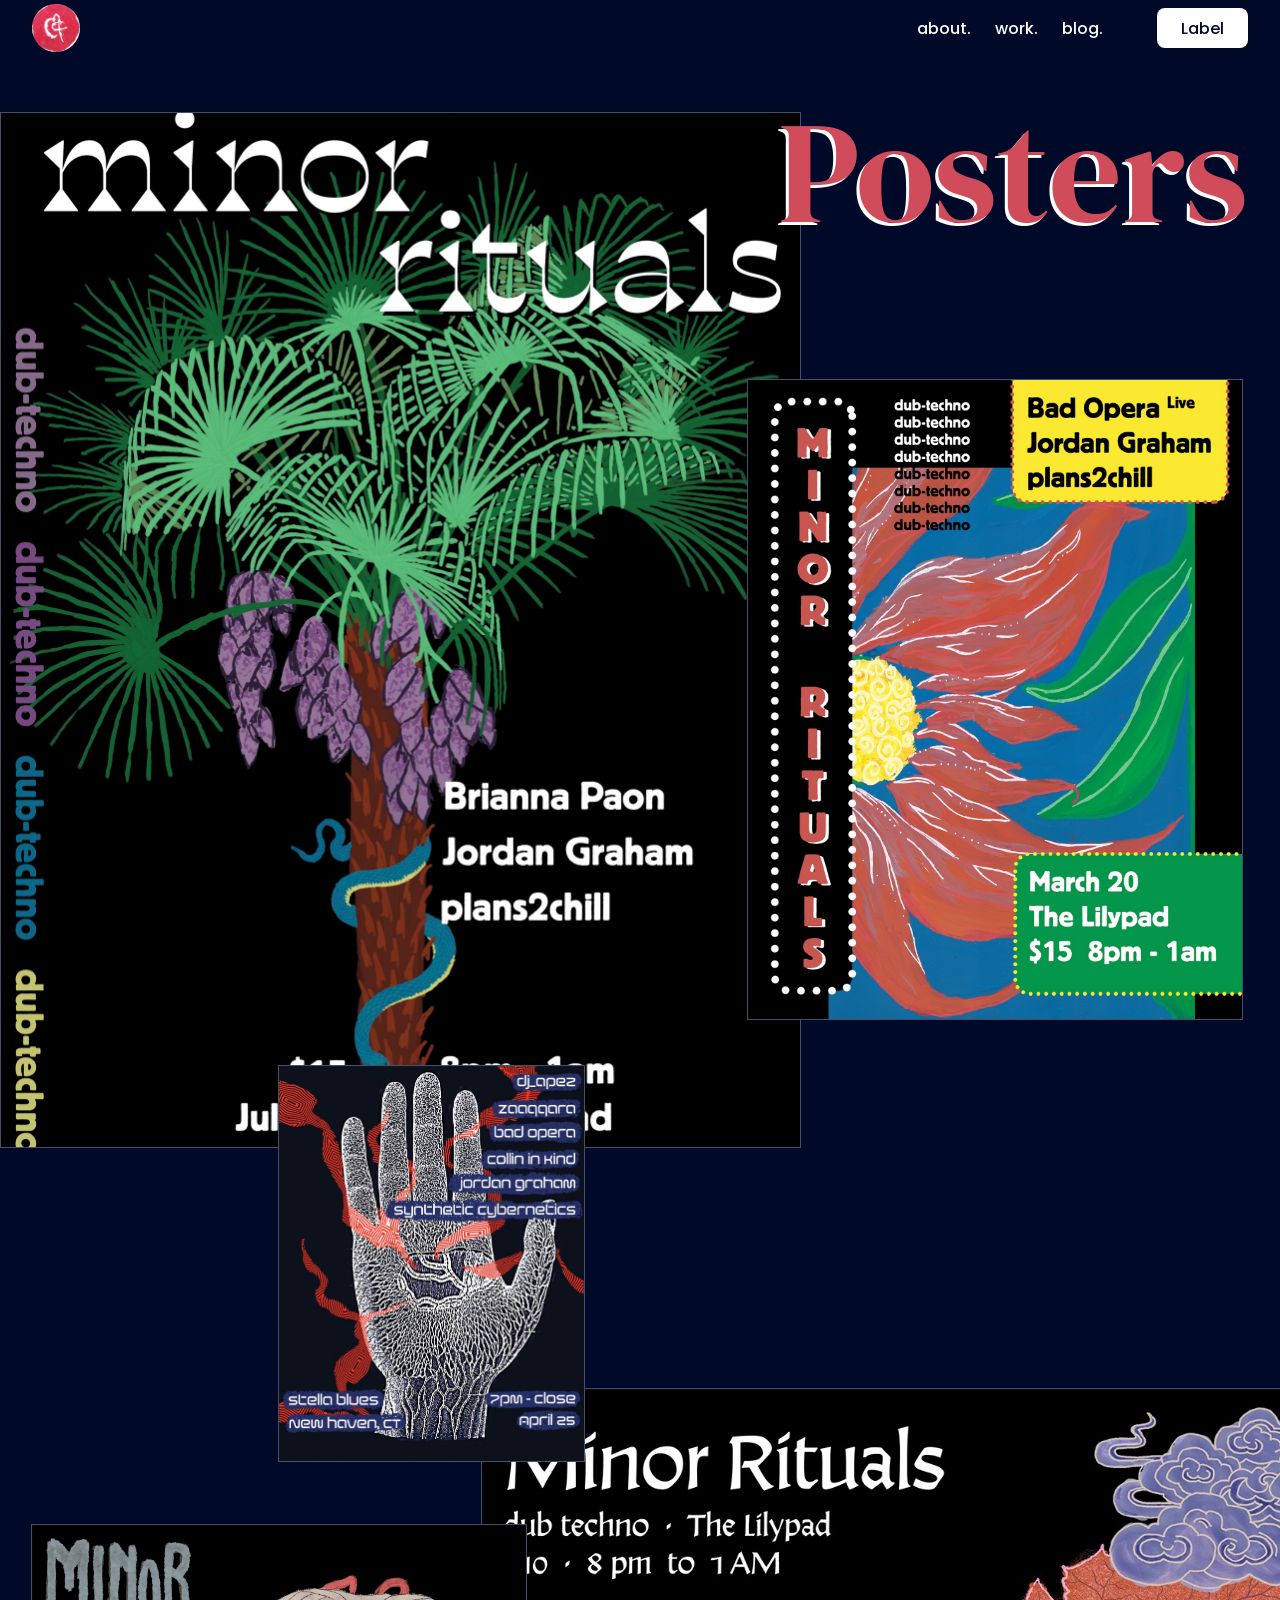
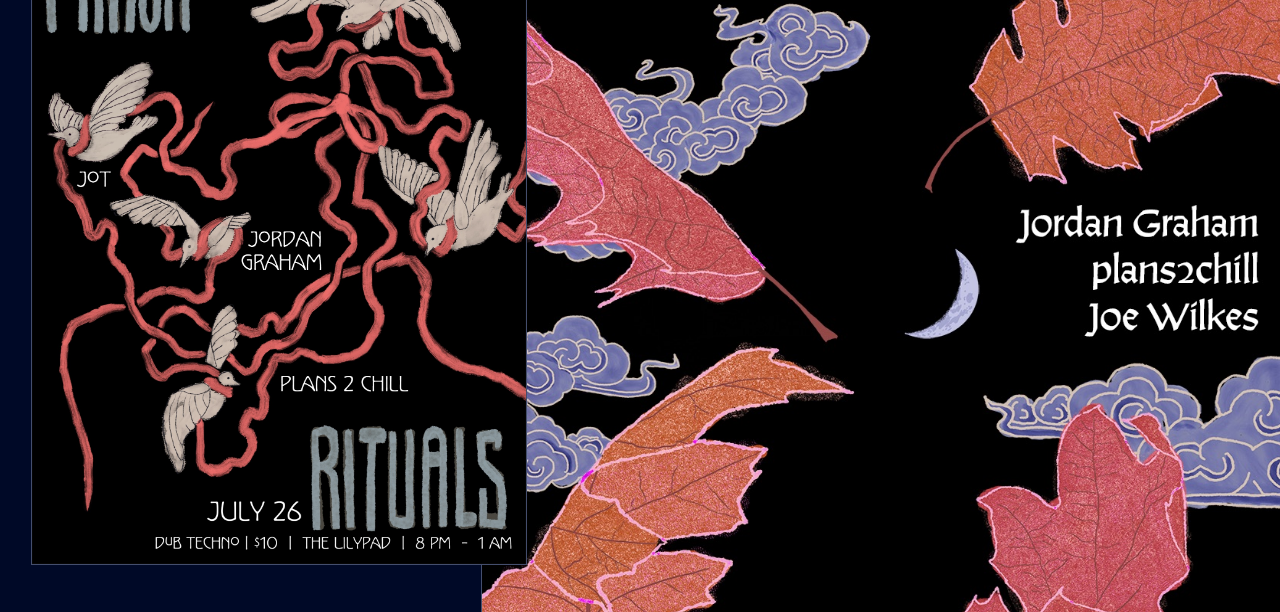
<file: index.html>
<!DOCTYPE html>
<!--
  index.html — the CONTENT of the page.
  HTML says *what* is on the page (a nav bar, a heading, five posters).
  styles.css says *how it looks and where things sit*.
  Built from the Figma frame "Draft: Posters on Site" (node 4008:190).
-->
<html lang="en">
<head>
  <!-- Tells the browser which text encoding to use so letters and symbols show correctly. -->
  <meta charset="UTF-8">

  <!-- Makes the page use the real width of the device instead of a zoomed-out desktop view. -->
  <meta name="viewport" content="width=device-width, initial-scale=1.0">

  <!-- The text shown in the browser tab. -->
  <title>Posters</title>

  <!--
    The design uses two fonts: Poppins (nav) and DM Serif Display (big heading).
    Most computers don't have them, so we load them free from Google Fonts.
    This needs an internet connection.
  -->
  <link rel="preconnect" href="https://fonts.googleapis.com">
  <link rel="preconnect" href="https://fonts.gstatic.com" crossorigin>
  <link href="https://fonts.googleapis.com/css2?family=DM+Serif+Display&family=Poppins:wght@500&display=swap" rel="stylesheet">

  <!-- Connects this page to our stylesheet. Without this line the page would be unstyled. -->
  <link rel="stylesheet" href="styles.css">
</head>

<body>

  <!--
    The "stage" is a 1280 × 2212 box that matches the Figma frame.
    Everything inside is placed at exact positions (like pinning items
    to a board), because the poster collage overlaps on purpose.
  -->
  <div class="stage">

    <!-- ===== NAVIGATION BAR ===== -->
    <header class="nav">

      <!-- Logo. The image file lives in the "images" folder next to this page. -->
      <a href="#" class="nav-logo">
        <img src="images/logo.svg" alt="Home">
      </a>

      <!-- <nav> marks the group of site links (helps screen readers). -->
      <nav class="nav-links" aria-label="Main">
        <a href="#">about.</a>
        <a href="#">work.</a>
        <a href="#">blog.</a>
      </nav>

      <!-- White button on the right. It says "Label" in Figma (placeholder text). -->
      <a href="#" class="nav-button">Label</a>
    </header>


    <!-- ===== MAIN CONTENT ===== -->
    <main>

      <!--
        The big heading. In Figma it's two copies of "Posters" (white and red),
        shifted slightly to look like a shadow. We use ONE heading and draw the
        white copy with a CSS text-shadow instead.
      -->
      <h1 class="title">Posters</h1>

      <!--
        The five posters. Each one is a LINK wrapped around a picture.
        Clicking it jumps to "#poster-N-view", which is the big
        "click-in" view further down this page (see the "lightbox" section).
        The classes: "poster" = shared look, "poster-N" = this one's size
        and position. Later posters sit on top of earlier ones where they overlap.
      -->
      <a class="poster poster-1" href="#poster-1-view" aria-label="View poster 1 larger">
        <img src="images/poster-1.jpg"
             alt="Minor Rituals poster: a green palm tree with a snake, lists Brianna Paon, Jordan Graham and plans2chill">
      </a>

      <a class="poster poster-2" href="#poster-2-view" aria-label="View poster 2 larger">
        <img src="images/poster-2.jpg"
             alt="Minor Rituals poster: dub techno at The Lilypad, 8pm to 1AM, with red autumn leaves and clouds">
      </a>

      <a class="poster poster-3" href="#poster-3-view" aria-label="View poster 3 larger">
        <img src="images/poster-3.jpg"
             alt="Minor Rituals poster: Bad Opera live, Jordan Graham, plans2chill, March 20 at The Lilypad">
      </a>

      <a class="poster poster-4" href="#poster-4-view" aria-label="View poster 4 larger">
        <img src="images/poster-4.jpg"
             alt="Minor Rituals poster: white doves tangled in red ribbon, July 26, dub techno at The Lilypad">
      </a>

      <a class="poster poster-5" href="#poster-5-view" aria-label="View poster 5 larger">
        <img src="images/poster-5.jpg"
             alt="Poster with a line-drawn hand and a list of DJs, April 25, New Haven">
      </a>
    </main>

  </div>


  <!--
    ===== CLICK-IN VIEWS ("lightboxes") =====
    One hidden full-screen overlay per poster. No JavaScript needed:
    when the address ends in "#poster-1-view" (which is what happens
    when you click poster 1), the browser marks the element with
    id="poster-1-view" as the "target", and styles.css shows it using
    the ":target" rule. Clicking the dark backdrop or "close" goes to
    "#closed" (an address that matches nothing), which un-targets it and
    hides it again. We avoid plain "#" because browsers jump to the top
    of the page for that.
  -->

  <div class="lightbox" id="poster-1-view">
    <!-- The backdrop is a link covering the whole screen: clicking outside the poster closes the view. -->
    <a class="lightbox-backdrop" href="#closed" aria-label="Close"></a>
    <img class="lightbox-image" src="images/poster-1.jpg" alt="Minor Rituals poster with a green palm tree">
    <a class="lightbox-close" href="#closed">close</a>
  </div>

  <div class="lightbox" id="poster-2-view">
    <a class="lightbox-backdrop" href="#closed" aria-label="Close"></a>
    <img class="lightbox-image" src="images/poster-2.jpg" alt="Minor Rituals poster with red autumn leaves">
    <a class="lightbox-close" href="#closed">close</a>
  </div>

  <div class="lightbox" id="poster-3-view">
    <a class="lightbox-backdrop" href="#closed" aria-label="Close"></a>
    <img class="lightbox-image" src="images/poster-3.jpg" alt="Minor Rituals poster with Bad Opera, March 20">
    <a class="lightbox-close" href="#closed">close</a>
  </div>

  <div class="lightbox" id="poster-4-view">
    <a class="lightbox-backdrop" href="#closed" aria-label="Close"></a>
    <img class="lightbox-image" src="images/poster-4.jpg" alt="Minor Rituals poster with white doves, July 26">
    <a class="lightbox-close" href="#closed">close</a>
  </div>

  <div class="lightbox" id="poster-5-view">
    <a class="lightbox-backdrop" href="#closed" aria-label="Close"></a>
    <img class="lightbox-image" src="images/poster-5.jpg" alt="Poster with a line-drawn hand, April 25, New Haven">
    <a class="lightbox-close" href="#closed">close</a>
  </div>

</body>
</html>
</file>
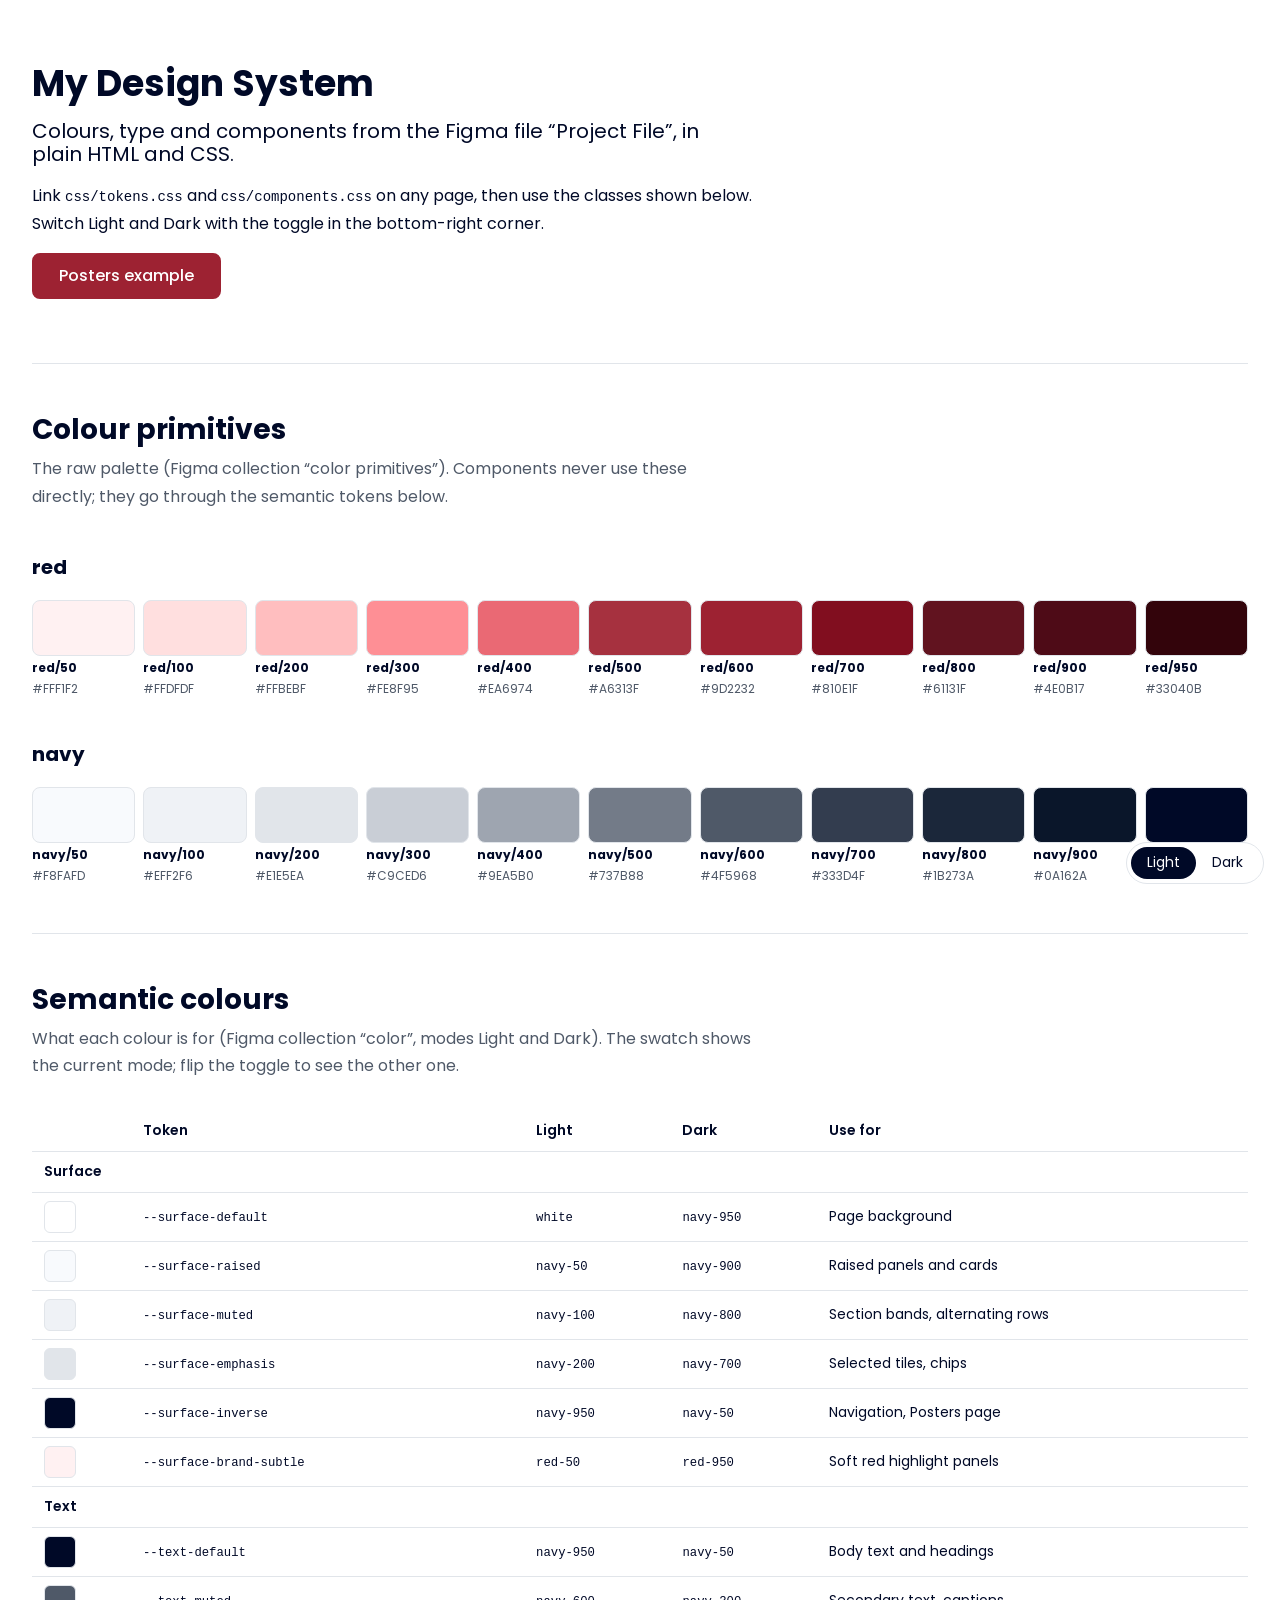
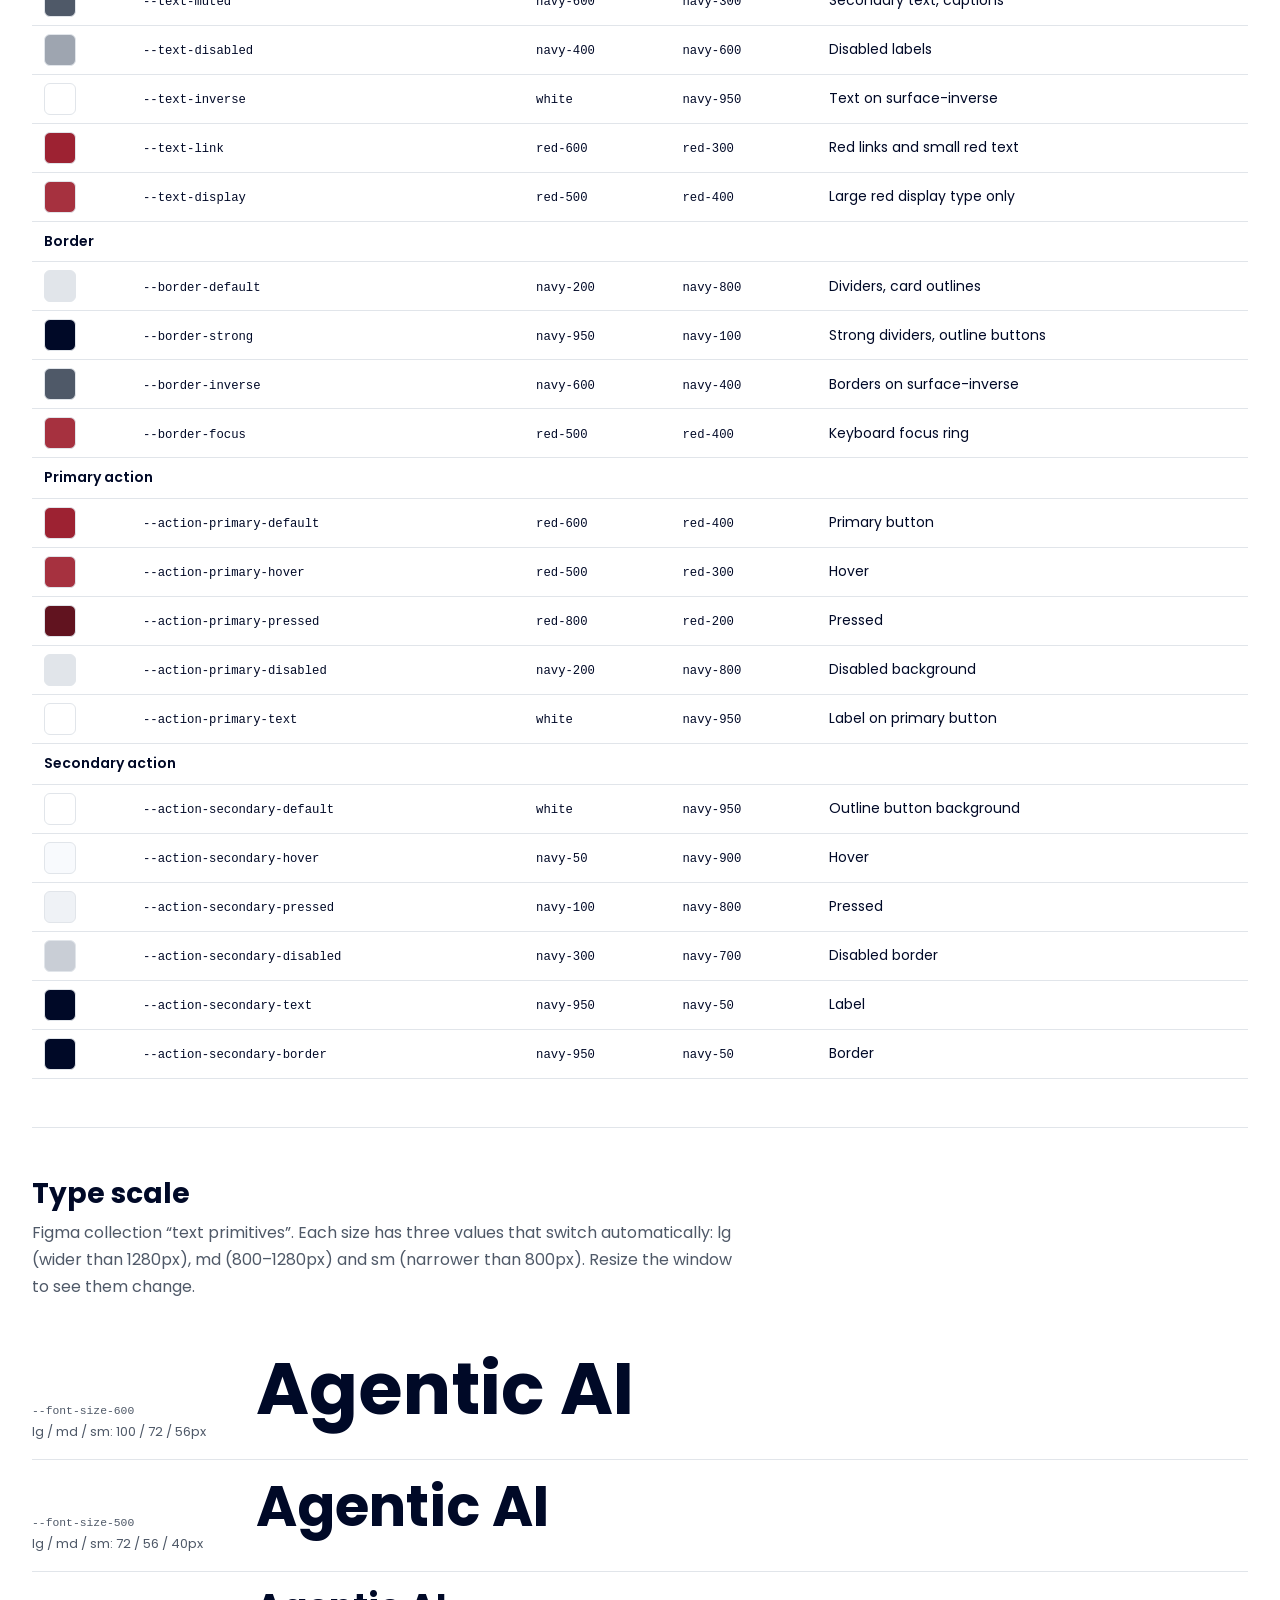
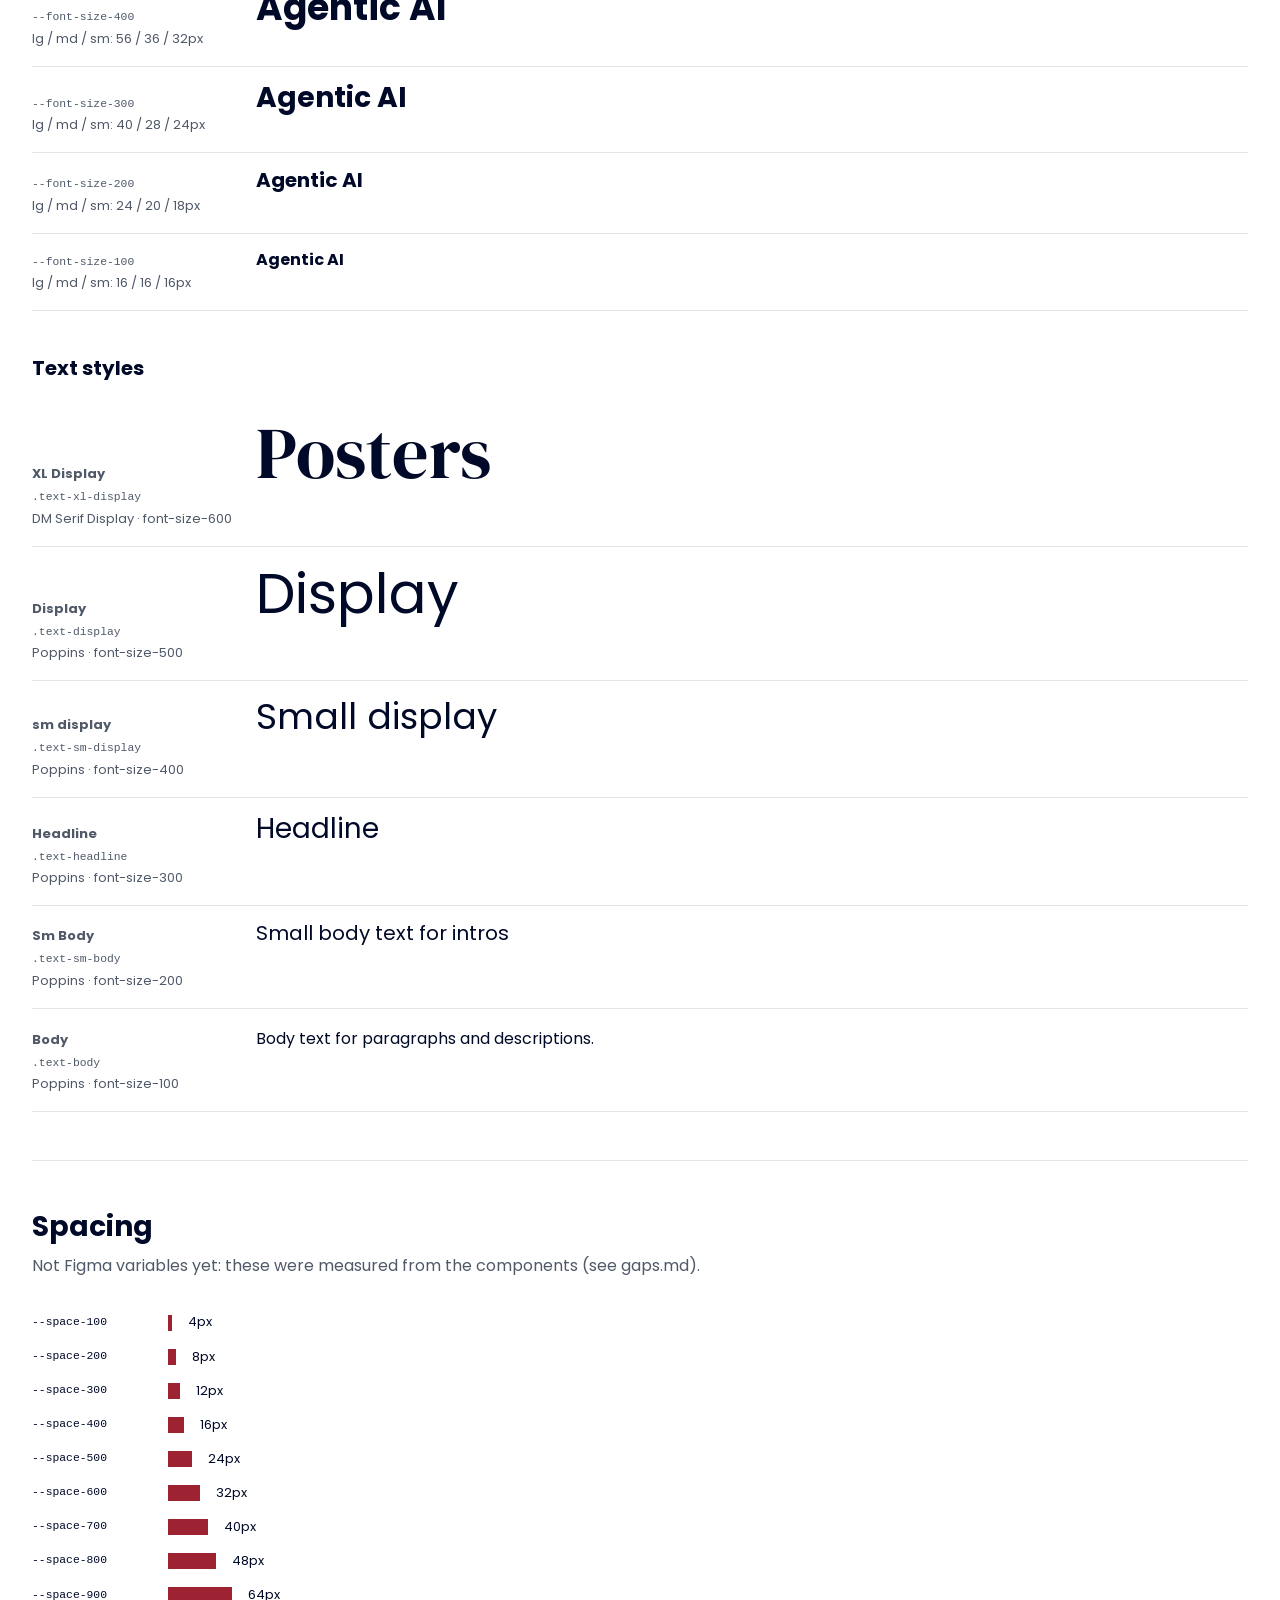
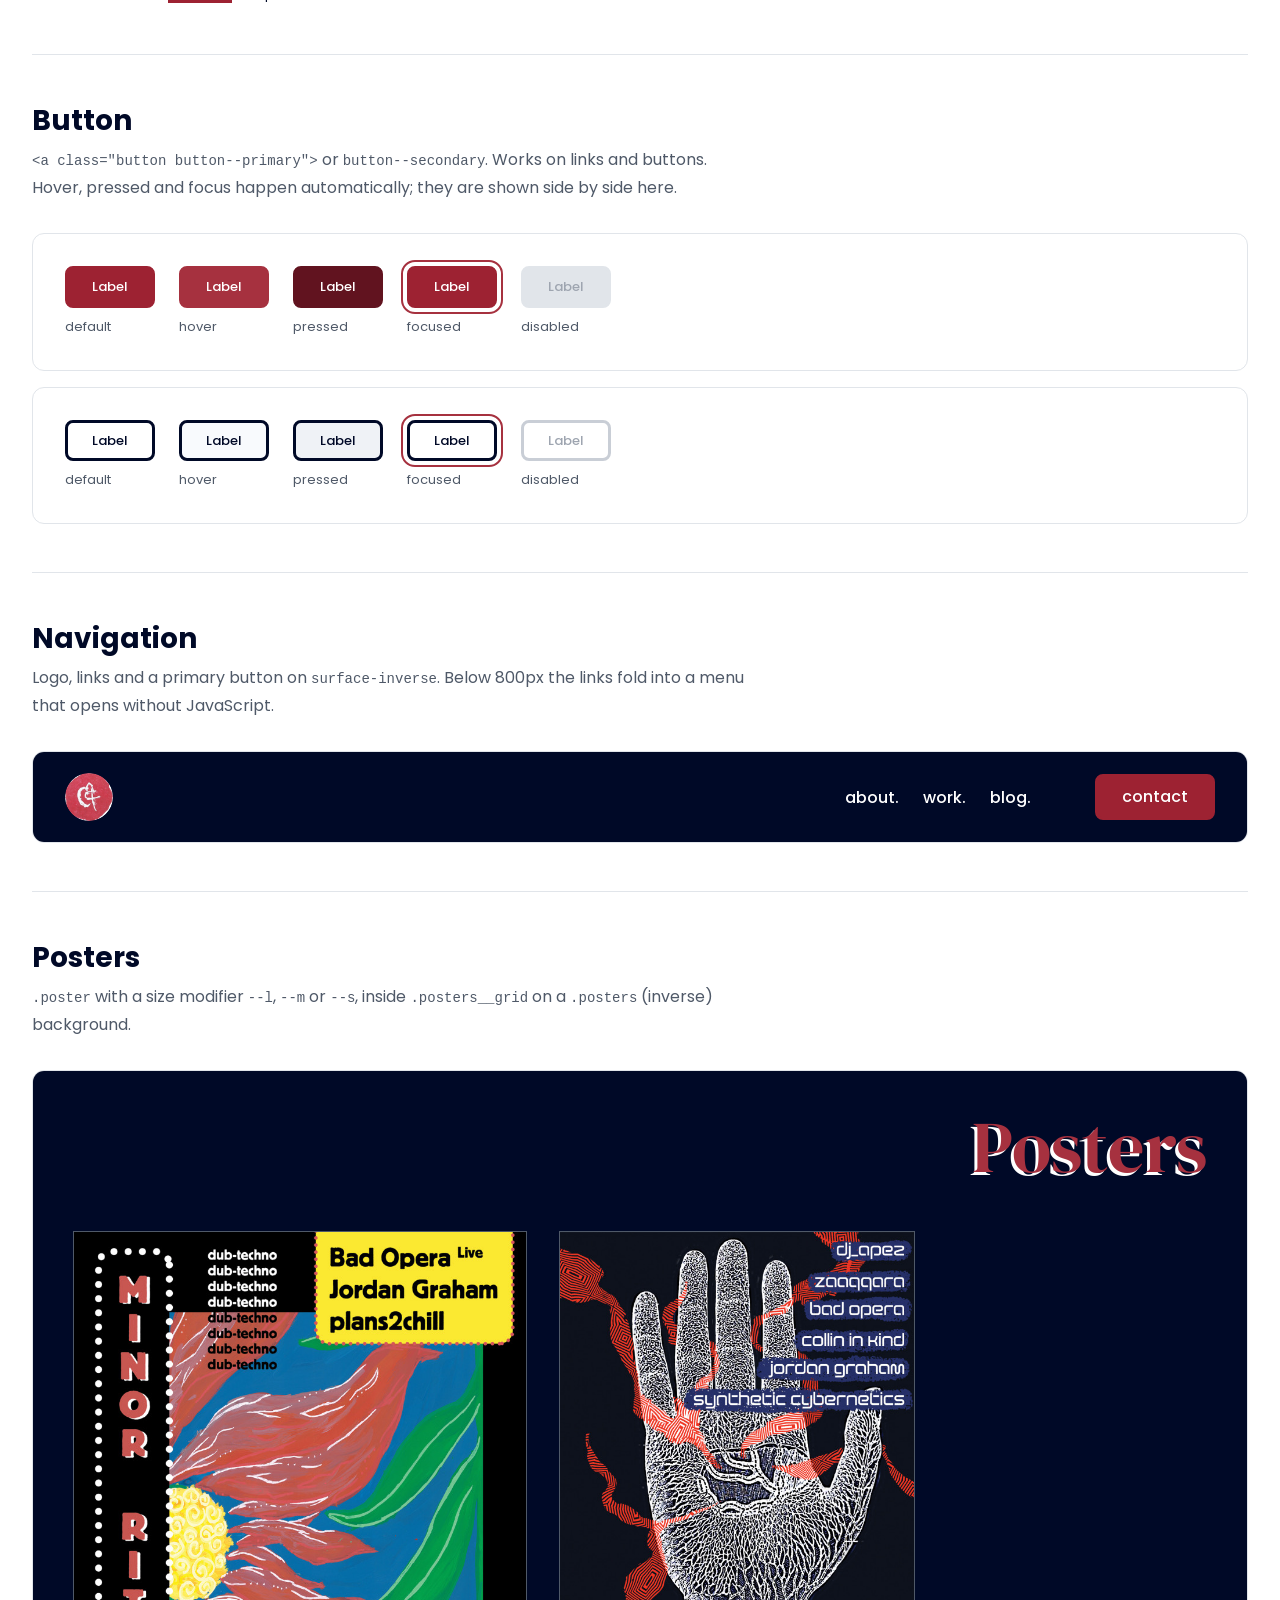
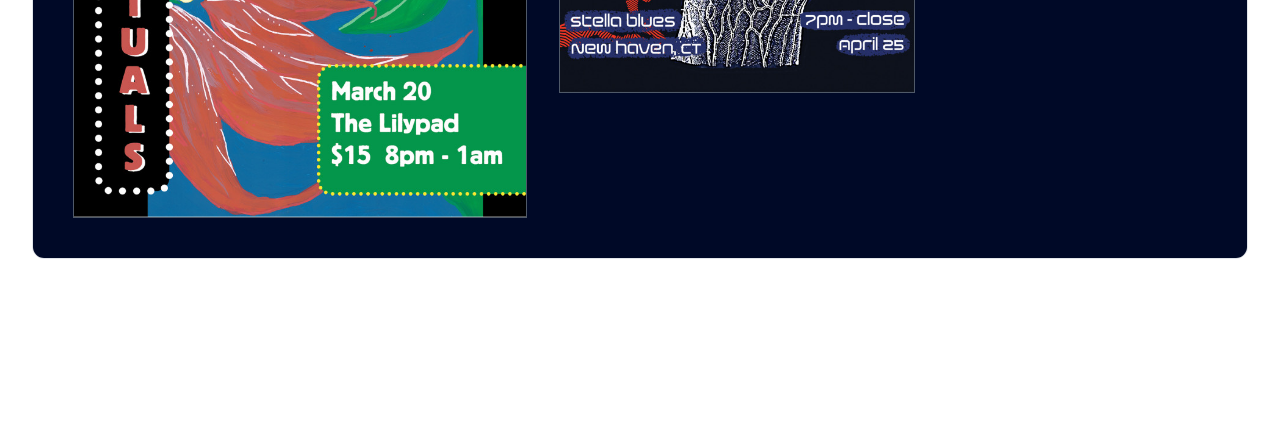
<file: design-system/index.html>
<!doctype html>
<html lang="en">
<head>
  <meta charset="utf-8">
  <meta name="viewport" content="width=device-width, initial-scale=1">
  <title>My Design System</title>
  <link rel="preconnect" href="https://fonts.googleapis.com">
  <link rel="preconnect" href="https://fonts.gstatic.com" crossorigin>
  <link href="https://fonts.googleapis.com/css2?family=DM+Serif+Display&family=Poppins:wght@400;500;600;700&display=swap" rel="stylesheet">
  <link rel="stylesheet" href="css/tokens.css">
  <link rel="stylesheet" href="css/components.css">
  <link rel="stylesheet" href="css/docs.css">
</head>
<body>
  <main class="docs container">

    <header class="docs__intro">
      <h1>My Design System</h1>
      <p class="text-sm-body">Colours, type and components from the Figma file “Project File”, in plain HTML and CSS.</p>
      <p>Link <code>css/tokens.css</code> and <code>css/components.css</code> on any page, then use the classes shown below. Switch Light and Dark with the toggle in the bottom-right corner.</p>
      <div class="docs__links">
        <a class="button button--primary" href="posters.html">Posters example</a>
      </div>
    </header>

    <!-- COLOUR ======================================================= -->
    <section class="docs-section">
      <h2>Colour primitives</h2>
      <p>The raw palette (Figma collection “color primitives”). Components never use these directly; they go through the semantic tokens below.</p>
      <h3>red</h3>
      <div class="swatch-row">
          <div class="swatch"><div class="swatch__chip" style="background: var(--red-50)"></div><strong>red/50</strong><span class="swatch__meta">#FFF1F2</span></div>
          <div class="swatch"><div class="swatch__chip" style="background: var(--red-100)"></div><strong>red/100</strong><span class="swatch__meta">#FFDFDF</span></div>
          <div class="swatch"><div class="swatch__chip" style="background: var(--red-200)"></div><strong>red/200</strong><span class="swatch__meta">#FFBEBF</span></div>
          <div class="swatch"><div class="swatch__chip" style="background: var(--red-300)"></div><strong>red/300</strong><span class="swatch__meta">#FE8F95</span></div>
          <div class="swatch"><div class="swatch__chip" style="background: var(--red-400)"></div><strong>red/400</strong><span class="swatch__meta">#EA6974</span></div>
          <div class="swatch"><div class="swatch__chip" style="background: var(--red-500)"></div><strong>red/500</strong><span class="swatch__meta">#A6313F</span></div>
          <div class="swatch"><div class="swatch__chip" style="background: var(--red-600)"></div><strong>red/600</strong><span class="swatch__meta">#9D2232</span></div>
          <div class="swatch"><div class="swatch__chip" style="background: var(--red-700)"></div><strong>red/700</strong><span class="swatch__meta">#810E1F</span></div>
          <div class="swatch"><div class="swatch__chip" style="background: var(--red-800)"></div><strong>red/800</strong><span class="swatch__meta">#61131F</span></div>
          <div class="swatch"><div class="swatch__chip" style="background: var(--red-900)"></div><strong>red/900</strong><span class="swatch__meta">#4E0B17</span></div>
          <div class="swatch"><div class="swatch__chip" style="background: var(--red-950)"></div><strong>red/950</strong><span class="swatch__meta">#33040B</span></div>
      </div>
      <h3>navy</h3>
      <div class="swatch-row">
          <div class="swatch"><div class="swatch__chip" style="background: var(--navy-50)"></div><strong>navy/50</strong><span class="swatch__meta">#F8FAFD</span></div>
          <div class="swatch"><div class="swatch__chip" style="background: var(--navy-100)"></div><strong>navy/100</strong><span class="swatch__meta">#EFF2F6</span></div>
          <div class="swatch"><div class="swatch__chip" style="background: var(--navy-200)"></div><strong>navy/200</strong><span class="swatch__meta">#E1E5EA</span></div>
          <div class="swatch"><div class="swatch__chip" style="background: var(--navy-300)"></div><strong>navy/300</strong><span class="swatch__meta">#C9CED6</span></div>
          <div class="swatch"><div class="swatch__chip" style="background: var(--navy-400)"></div><strong>navy/400</strong><span class="swatch__meta">#9EA5B0</span></div>
          <div class="swatch"><div class="swatch__chip" style="background: var(--navy-500)"></div><strong>navy/500</strong><span class="swatch__meta">#737B88</span></div>
          <div class="swatch"><div class="swatch__chip" style="background: var(--navy-600)"></div><strong>navy/600</strong><span class="swatch__meta">#4F5968</span></div>
          <div class="swatch"><div class="swatch__chip" style="background: var(--navy-700)"></div><strong>navy/700</strong><span class="swatch__meta">#333D4F</span></div>
          <div class="swatch"><div class="swatch__chip" style="background: var(--navy-800)"></div><strong>navy/800</strong><span class="swatch__meta">#1B273A</span></div>
          <div class="swatch"><div class="swatch__chip" style="background: var(--navy-900)"></div><strong>navy/900</strong><span class="swatch__meta">#0A162A</span></div>
          <div class="swatch"><div class="swatch__chip" style="background: var(--navy-950)"></div><strong>navy/950</strong><span class="swatch__meta">#000927</span></div>
      </div>
    </section>

    <section class="docs-section">
      <h2>Semantic colours</h2>
      <p>What each colour is for (Figma collection “color”, modes Light and Dark). The swatch shows the current mode; flip the toggle to see the other one.</p>
      <div class="table-scroll">
        <table class="token-table">
          <thead>
            <tr><th scope="col"><span class="visually-hidden">Swatch</span></th><th scope="col">Token</th><th scope="col">Light</th><th scope="col">Dark</th><th scope="col">Use for</th></tr>
          </thead>
          <tbody>
            <tr><th colspan="5" scope="colgroup">Surface</th></tr>
            <tr><td><span class="chip" style="background: var(--surface-default)"></span></td><td><code>--surface-default</code></td><td><code>white</code></td><td><code>navy-950</code></td><td>Page background</td></tr>
            <tr><td><span class="chip" style="background: var(--surface-raised)"></span></td><td><code>--surface-raised</code></td><td><code>navy-50</code></td><td><code>navy-900</code></td><td>Raised panels and cards</td></tr>
            <tr><td><span class="chip" style="background: var(--surface-muted)"></span></td><td><code>--surface-muted</code></td><td><code>navy-100</code></td><td><code>navy-800</code></td><td>Section bands, alternating rows</td></tr>
            <tr><td><span class="chip" style="background: var(--surface-emphasis)"></span></td><td><code>--surface-emphasis</code></td><td><code>navy-200</code></td><td><code>navy-700</code></td><td>Selected tiles, chips</td></tr>
            <tr><td><span class="chip" style="background: var(--surface-inverse)"></span></td><td><code>--surface-inverse</code></td><td><code>navy-950</code></td><td><code>navy-50</code></td><td>Navigation, Posters page</td></tr>
            <tr><td><span class="chip" style="background: var(--surface-brand-subtle)"></span></td><td><code>--surface-brand-subtle</code></td><td><code>red-50</code></td><td><code>red-950</code></td><td>Soft red highlight panels</td></tr>
            <tr><th colspan="5" scope="colgroup">Text</th></tr>
            <tr><td><span class="chip" style="background: var(--text-default)"></span></td><td><code>--text-default</code></td><td><code>navy-950</code></td><td><code>navy-50</code></td><td>Body text and headings</td></tr>
            <tr><td><span class="chip" style="background: var(--text-muted)"></span></td><td><code>--text-muted</code></td><td><code>navy-600</code></td><td><code>navy-300</code></td><td>Secondary text, captions</td></tr>
            <tr><td><span class="chip" style="background: var(--text-disabled)"></span></td><td><code>--text-disabled</code></td><td><code>navy-400</code></td><td><code>navy-600</code></td><td>Disabled labels</td></tr>
            <tr><td><span class="chip" style="background: var(--text-inverse)"></span></td><td><code>--text-inverse</code></td><td><code>white</code></td><td><code>navy-950</code></td><td>Text on surface-inverse</td></tr>
            <tr><td><span class="chip" style="background: var(--text-link)"></span></td><td><code>--text-link</code></td><td><code>red-600</code></td><td><code>red-300</code></td><td>Red links and small red text</td></tr>
            <tr><td><span class="chip" style="background: var(--text-display)"></span></td><td><code>--text-display</code></td><td><code>red-500</code></td><td><code>red-400</code></td><td>Large red display type only</td></tr>
            <tr><th colspan="5" scope="colgroup">Border</th></tr>
            <tr><td><span class="chip" style="background: var(--border-default)"></span></td><td><code>--border-default</code></td><td><code>navy-200</code></td><td><code>navy-800</code></td><td>Dividers, card outlines</td></tr>
            <tr><td><span class="chip" style="background: var(--border-strong)"></span></td><td><code>--border-strong</code></td><td><code>navy-950</code></td><td><code>navy-100</code></td><td>Strong dividers, outline buttons</td></tr>
            <tr><td><span class="chip" style="background: var(--border-inverse)"></span></td><td><code>--border-inverse</code></td><td><code>navy-600</code></td><td><code>navy-400</code></td><td>Borders on surface-inverse</td></tr>
            <tr><td><span class="chip" style="background: var(--border-focus)"></span></td><td><code>--border-focus</code></td><td><code>red-500</code></td><td><code>red-400</code></td><td>Keyboard focus ring</td></tr>
            <tr><th colspan="5" scope="colgroup">Primary action</th></tr>
            <tr><td><span class="chip" style="background: var(--action-primary-default)"></span></td><td><code>--action-primary-default</code></td><td><code>red-600</code></td><td><code>red-400</code></td><td>Primary button</td></tr>
            <tr><td><span class="chip" style="background: var(--action-primary-hover)"></span></td><td><code>--action-primary-hover</code></td><td><code>red-500</code></td><td><code>red-300</code></td><td>Hover</td></tr>
            <tr><td><span class="chip" style="background: var(--action-primary-pressed)"></span></td><td><code>--action-primary-pressed</code></td><td><code>red-800</code></td><td><code>red-200</code></td><td>Pressed</td></tr>
            <tr><td><span class="chip" style="background: var(--action-primary-disabled)"></span></td><td><code>--action-primary-disabled</code></td><td><code>navy-200</code></td><td><code>navy-800</code></td><td>Disabled background</td></tr>
            <tr><td><span class="chip" style="background: var(--action-primary-text)"></span></td><td><code>--action-primary-text</code></td><td><code>white</code></td><td><code>navy-950</code></td><td>Label on primary button</td></tr>
            <tr><th colspan="5" scope="colgroup">Secondary action</th></tr>
            <tr><td><span class="chip" style="background: var(--action-secondary-default)"></span></td><td><code>--action-secondary-default</code></td><td><code>white</code></td><td><code>navy-950</code></td><td>Outline button background</td></tr>
            <tr><td><span class="chip" style="background: var(--action-secondary-hover)"></span></td><td><code>--action-secondary-hover</code></td><td><code>navy-50</code></td><td><code>navy-900</code></td><td>Hover</td></tr>
            <tr><td><span class="chip" style="background: var(--action-secondary-pressed)"></span></td><td><code>--action-secondary-pressed</code></td><td><code>navy-100</code></td><td><code>navy-800</code></td><td>Pressed</td></tr>
            <tr><td><span class="chip" style="background: var(--action-secondary-disabled)"></span></td><td><code>--action-secondary-disabled</code></td><td><code>navy-300</code></td><td><code>navy-700</code></td><td>Disabled border</td></tr>
            <tr><td><span class="chip" style="background: var(--action-secondary-text)"></span></td><td><code>--action-secondary-text</code></td><td><code>navy-950</code></td><td><code>navy-50</code></td><td>Label</td></tr>
            <tr><td><span class="chip" style="background: var(--action-secondary-border)"></span></td><td><code>--action-secondary-border</code></td><td><code>navy-950</code></td><td><code>navy-50</code></td><td>Border</td></tr>
          </tbody>
        </table>
      </div>
    </section>

    <!-- TYPE ========================================================= -->
    <section class="docs-section">
      <h2>Type scale</h2>
      <p>Figma collection “text primitives”. Each size has three values that switch automatically: lg (wider than 1280px), md (800–1280px) and sm (narrower than 800px). Resize the window to see them change.</p>
        <div class="type-row"><div class="type-row__meta"><code>--font-size-600</code><br>lg / md / sm: 100 / 72 / 56px</div><div style="font-size: var(--font-size-600); font-weight: var(--font-weight-bold); line-height: 1.1">Agentic AI</div></div>
        <div class="type-row"><div class="type-row__meta"><code>--font-size-500</code><br>lg / md / sm: 72 / 56 / 40px</div><div style="font-size: var(--font-size-500); font-weight: var(--font-weight-bold); line-height: 1.1">Agentic AI</div></div>
        <div class="type-row"><div class="type-row__meta"><code>--font-size-400</code><br>lg / md / sm: 56 / 36 / 32px</div><div style="font-size: var(--font-size-400); font-weight: var(--font-weight-bold); line-height: 1.1">Agentic AI</div></div>
        <div class="type-row"><div class="type-row__meta"><code>--font-size-300</code><br>lg / md / sm: 40 / 28 / 24px</div><div style="font-size: var(--font-size-300); font-weight: var(--font-weight-bold); line-height: 1.1">Agentic AI</div></div>
        <div class="type-row"><div class="type-row__meta"><code>--font-size-200</code><br>lg / md / sm: 24 / 20 / 18px</div><div style="font-size: var(--font-size-200); font-weight: var(--font-weight-bold); line-height: 1.1">Agentic AI</div></div>
        <div class="type-row"><div class="type-row__meta"><code>--font-size-100</code><br>lg / md / sm: 16 / 16 / 16px</div><div style="font-size: var(--font-size-100); font-weight: var(--font-weight-bold); line-height: 1.1">Agentic AI</div></div>
      <h3>Text styles</h3>
        <div class="type-row"><div class="type-row__meta"><strong>XL Display</strong><br><code>.text-xl-display</code><br>DM Serif Display · font-size-600</div><div class="text-xl-display">Posters</div></div>
        <div class="type-row"><div class="type-row__meta"><strong>Display</strong><br><code>.text-display</code><br>Poppins · font-size-500</div><div class="text-display">Display</div></div>
        <div class="type-row"><div class="type-row__meta"><strong>sm display</strong><br><code>.text-sm-display</code><br>Poppins · font-size-400</div><div class="text-sm-display">Small display</div></div>
        <div class="type-row"><div class="type-row__meta"><strong>Headline</strong><br><code>.text-headline</code><br>Poppins · font-size-300</div><div class="text-headline">Headline</div></div>
        <div class="type-row"><div class="type-row__meta"><strong>Sm Body</strong><br><code>.text-sm-body</code><br>Poppins · font-size-200</div><div class="text-sm-body">Small body text for intros</div></div>
        <div class="type-row"><div class="type-row__meta"><strong>Body</strong><br><code>.text-body</code><br>Poppins · font-size-100</div><div class="text-body">Body text for paragraphs and descriptions.</div></div>
    </section>

    <section class="docs-section">
      <h2>Spacing</h2>
      <p>Not Figma variables yet: these were measured from the components (see gaps.md).</p>
      <div style="display: grid; gap: var(--space-300)">
        <div class="space-row"><code style="width: 120px">--space-100</code><div class="space-row__bar" style="width: var(--space-100)"></div><span>4px</span></div>
        <div class="space-row"><code style="width: 120px">--space-200</code><div class="space-row__bar" style="width: var(--space-200)"></div><span>8px</span></div>
        <div class="space-row"><code style="width: 120px">--space-300</code><div class="space-row__bar" style="width: var(--space-300)"></div><span>12px</span></div>
        <div class="space-row"><code style="width: 120px">--space-400</code><div class="space-row__bar" style="width: var(--space-400)"></div><span>16px</span></div>
        <div class="space-row"><code style="width: 120px">--space-500</code><div class="space-row__bar" style="width: var(--space-500)"></div><span>24px</span></div>
        <div class="space-row"><code style="width: 120px">--space-600</code><div class="space-row__bar" style="width: var(--space-600)"></div><span>32px</span></div>
        <div class="space-row"><code style="width: 120px">--space-700</code><div class="space-row__bar" style="width: var(--space-700)"></div><span>40px</span></div>
        <div class="space-row"><code style="width: 120px">--space-800</code><div class="space-row__bar" style="width: var(--space-800)"></div><span>48px</span></div>
        <div class="space-row"><code style="width: 120px">--space-900</code><div class="space-row__bar" style="width: var(--space-900)"></div><span>64px</span></div>
      </div>
    </section>

    <!-- COMPONENTS ==================================================== -->
    <section class="docs-section">
      <h2>Button</h2>
      <p><code>&lt;a class="button button--primary"&gt;</code> or <code>button--secondary</code>. Works on links and buttons. Hover, pressed and focus happen automatically; they are shown side by side here.</p>
      <div class="preview preview--padded">
          <div class="state"><span class="button button--primary ">Label</span>default</div>
          <div class="state"><span class="button button--primary is-hover">Label</span>hover</div>
          <div class="state"><span class="button button--primary is-active">Label</span>pressed</div>
          <div class="state"><span class="button button--primary is-focus">Label</span>focused</div>
          <div class="state"><button class="button button--primary" disabled>Label</button>disabled</div>
      </div>
      <div class="preview preview--padded" style="margin-top: var(--space-400)">
          <div class="state"><span class="button button--secondary ">Label</span>default</div>
          <div class="state"><span class="button button--secondary is-hover">Label</span>hover</div>
          <div class="state"><span class="button button--secondary is-active">Label</span>pressed</div>
          <div class="state"><span class="button button--secondary is-focus">Label</span>focused</div>
          <div class="state"><button class="button button--secondary" disabled>Label</button>disabled</div>
      </div>
    </section>

    <section class="docs-section">
      <h2>Navigation</h2>
      <p>Logo, links and a primary button on <code>surface-inverse</code>. Below 800px the links fold into a menu that opens without JavaScript.</p>
      <div class="preview">
  
  <header class="nav">
    <div class="nav__inner container">
      <a class="logo" href="index.html"><img src="assets/images/logo.png" alt="Home"></a>

      <!-- Desktop and tablet: links in the bar -->
      <nav class="nav__links" aria-label="Main">
        <ul class="nav__list">
          <li><a class="nav__link" href="#about">about.</a></li>
          <li><a class="nav__link" href="#work">work.</a></li>
          <li><a class="nav__link" href="posters.html">blog.</a></li>
        </ul>
        <a class="button button--primary" href="#contact">contact</a>
      </nav>

      <!-- Mobile: the same links behind a menu button -->
      <details class="nav__menu">
        <summary aria-label="Menu"><span class="nav__icon"></span></summary>
        <nav class="nav__panel" aria-label="Main (mobile)">
          <ul class="nav__list">
            <li><a class="nav__link" href="#about">about.</a></li>
            <li><a class="nav__link" href="#work">work.</a></li>
            <li><a class="nav__link" href="posters.html">blog.</a></li>
          </ul>
          <a class="button button--primary" href="#contact">contact</a>
        </nav>
      </details>
    </div>
  </header>
      </div>
    </section>

    <section class="docs-section">
      <h2>Posters</h2>
      <p><code>.poster</code> with a size modifier <code>--l</code>, <code>--m</code> or <code>--s</code>, inside <code>.posters__grid</code> on a <code>.posters</code> (inverse) background.</p>
      <div class="preview">
        <div class="posters section">
          <p class="posters__title text-xl-display">Posters</p>
          <div class="posters__grid">
            <figure class="poster poster--m"><img src="assets/images/poster-3.jpg" alt="Minor Rituals poster: a red flower with a yellow centre"></figure>
            <figure class="poster poster--s"><img src="assets/images/poster-5.jpg" alt="Poster: a white hand drawing over red shapes"></figure>
          </div>
        </div>
      </div>
    </section>

  </main>

  <div class="theme-switch" role="radiogroup" aria-label="Colour mode">
    <input type="radio" name="theme" id="theme-light" checked><label for="theme-light">Light</label>
    <input type="radio" name="theme" id="theme-dark"><label for="theme-dark">Dark</label>
  </div>
</body>
</html>
</file>
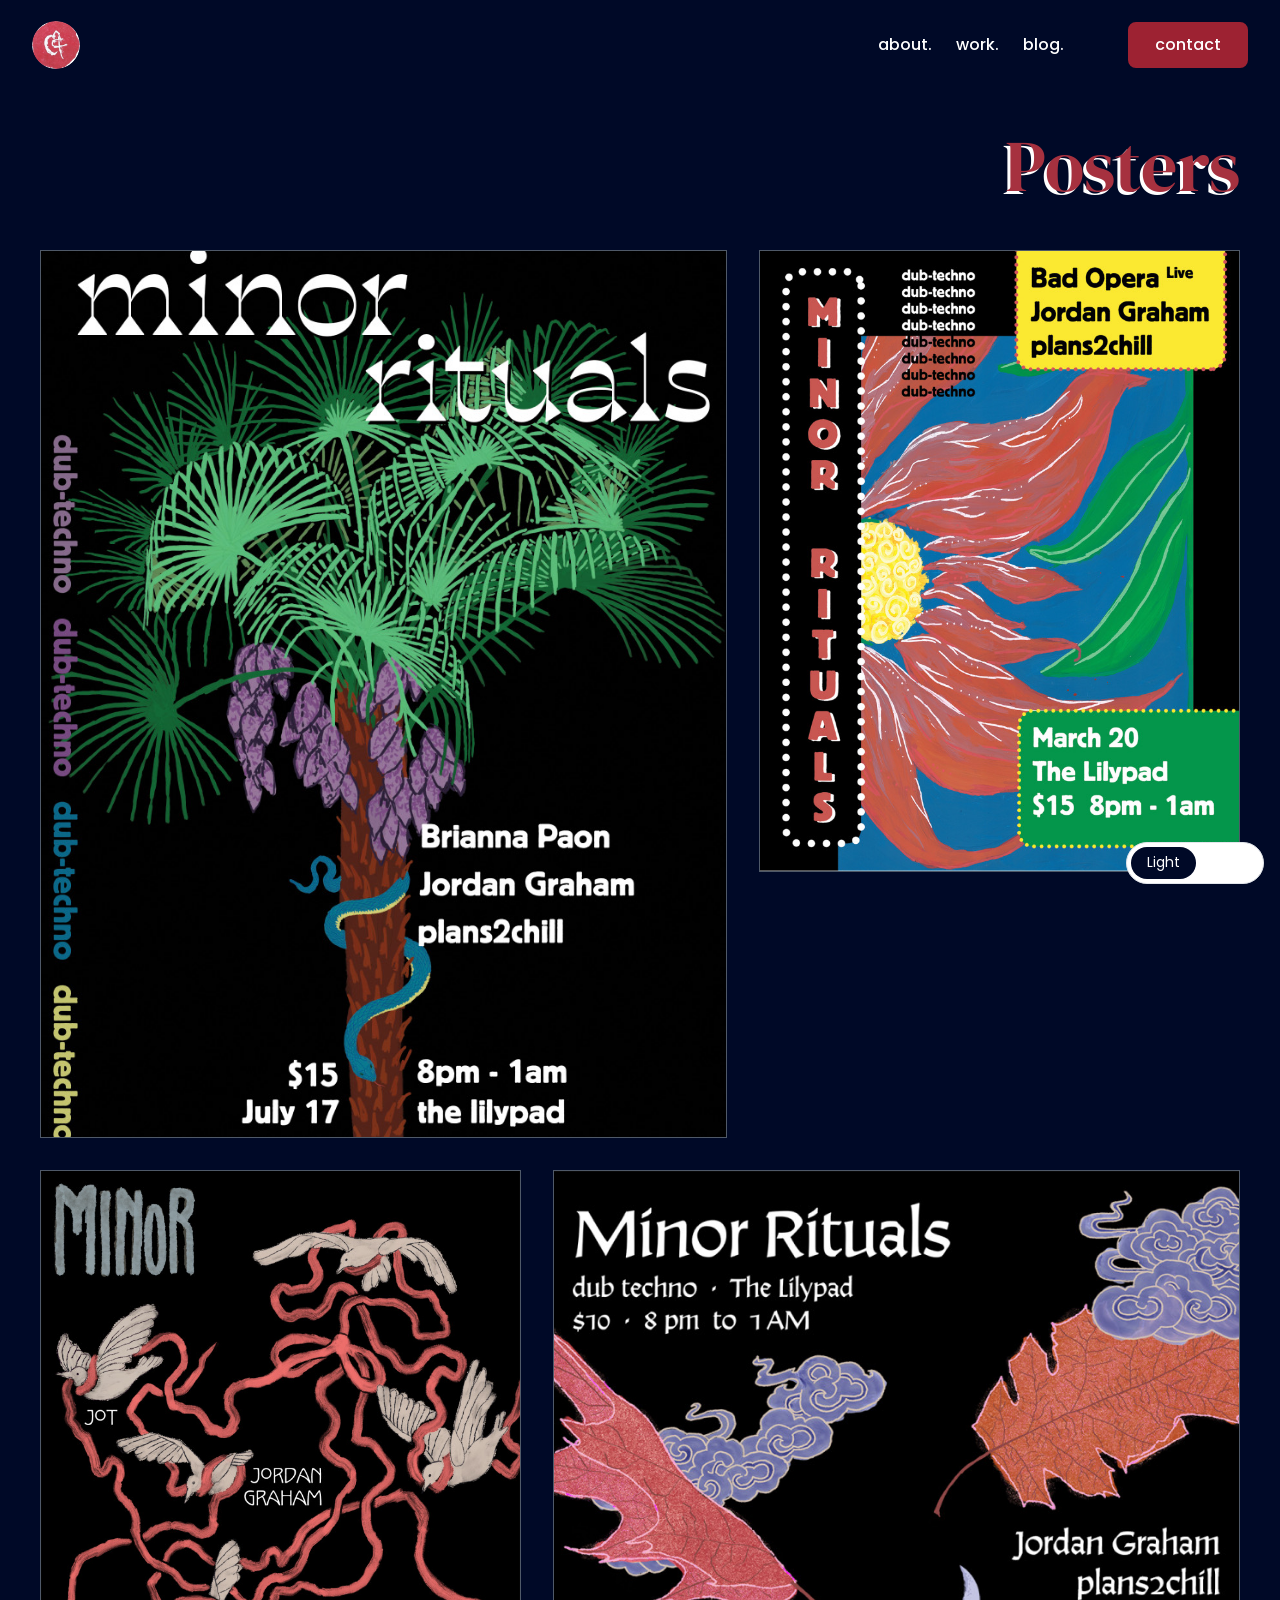
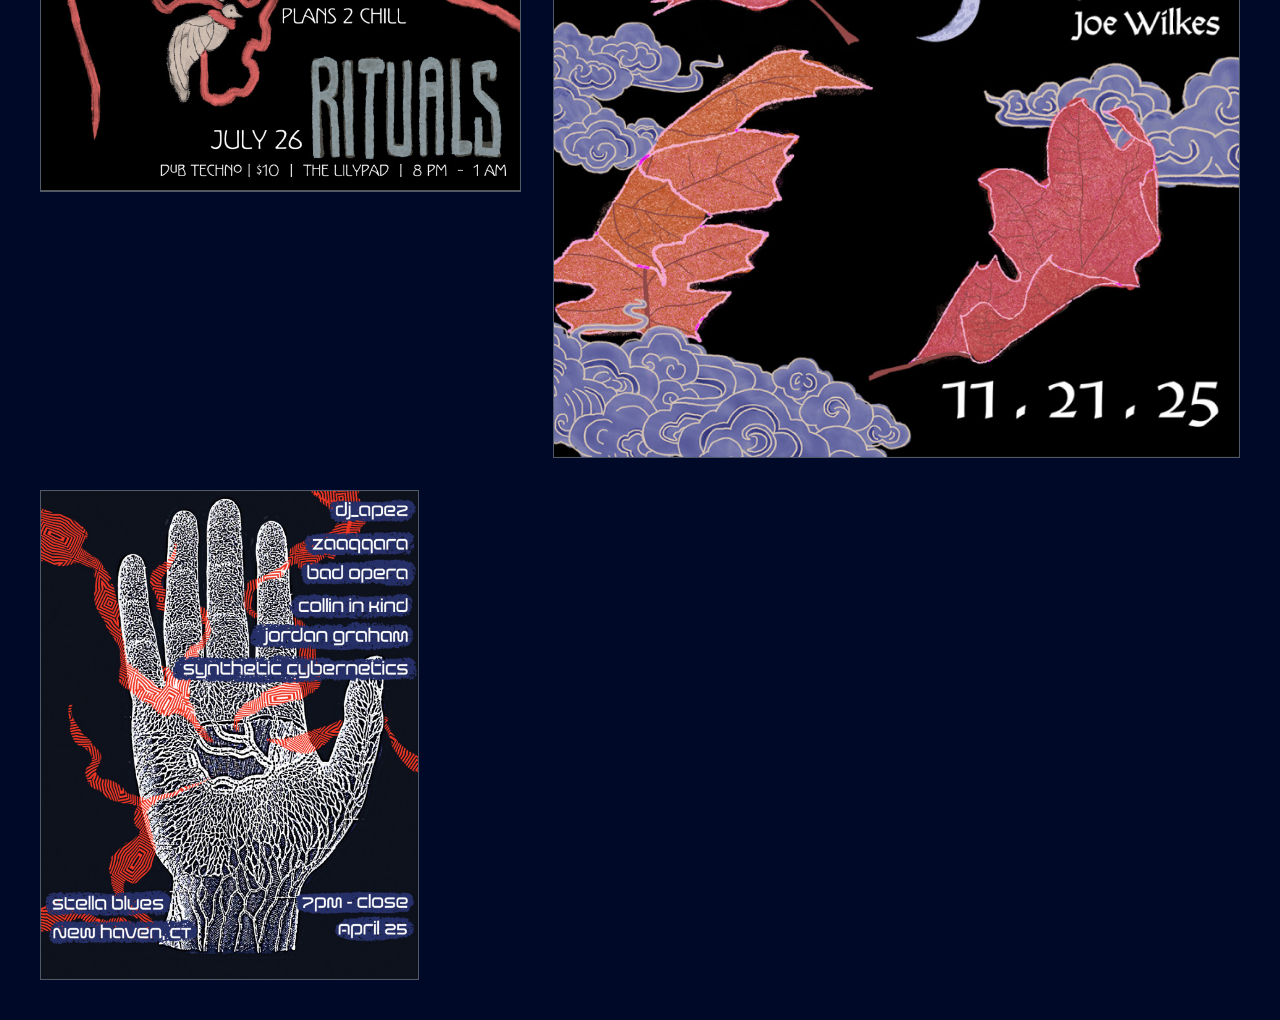
<file: design-system/posters.html>
<!doctype html>
<html lang="en">
<head>
  <meta charset="utf-8">
  <meta name="viewport" content="width=device-width, initial-scale=1">
  <title>Posters — example page</title>

  <link rel="preconnect" href="https://fonts.googleapis.com">
  <link rel="preconnect" href="https://fonts.gstatic.com" crossorigin>
  <link href="https://fonts.googleapis.com/css2?family=DM+Serif+Display&family=Poppins:wght@400;500;600;700&display=swap" rel="stylesheet">

  <link rel="stylesheet" href="css/tokens.css">
  <link rel="stylesheet" href="css/components.css">
</head>
<!-- The whole page sits on surface-inverse (Figma frame "Draft: Posters on Site") -->
<body class="posters">

  <!-- NAVIGATION (Figma: Navigation) -->
  <header class="nav">
    <div class="nav__inner container">
      <a class="logo" href="index.html"><img src="assets/images/logo.png" alt="Home"></a>
      <nav class="nav__links" aria-label="Main">
        <ul class="nav__list">
          <li><a class="nav__link" href="#about">about.</a></li>
          <li><a class="nav__link" href="#work">work.</a></li>
          <li><a class="nav__link" href="posters.html" aria-current="page">blog.</a></li>
        </ul>
        <a class="button button--primary" href="#contact">contact</a>
      </nav>
      <details class="nav__menu">
        <summary aria-label="Menu"><span class="nav__icon"></span></summary>
        <nav class="nav__panel" aria-label="Main (mobile)">
          <ul class="nav__list">
            <li><a class="nav__link" href="#about">about.</a></li>
            <li><a class="nav__link" href="#work">work.</a></li>
            <li><a class="nav__link" href="posters.html" aria-current="page">blog.</a></li>
          </ul>
          <a class="button button--primary" href="#contact">contact</a>
        </nav>
      </details>
    </div>
  </header>

  <main class="section">
    <div class="container">
      <!-- Figma text style "XL Display" (DM Serif Display) -->
      <h1 class="posters__title text-xl-display">Posters</h1>

      <!-- POSTER IMAGES (Figma: Poster image, sizes L / M / S) -->
      <div class="posters__grid">
        <figure class="poster poster--l"><img src="assets/images/poster-1.jpg" alt="Minor Rituals poster: a palm tree with purple flowers and a snake"></figure>
        <figure class="poster poster--m"><img src="assets/images/poster-3.jpg" alt="Minor Rituals poster: a red flower with a yellow centre"></figure>
        <figure class="poster poster--m"><img src="assets/images/poster-4.jpg" alt="Minor Rituals poster: birds tangled in red ribbons"></figure>
        <figure class="poster poster--l"><img src="assets/images/poster-2.jpg" alt="Minor Rituals poster: red leaves, clouds and a crescent moon"></figure>
        <figure class="poster poster--s"><img src="assets/images/poster-5.jpg" alt="Poster: a white hand drawing over red shapes"></figure>
      </div>
    </div>
  </main>


  <div class="theme-switch" role="radiogroup" aria-label="Colour mode">
    <input type="radio" name="theme" id="theme-light" checked><label for="theme-light">Light</label>
    <input type="radio" name="theme" id="theme-dark"><label for="theme-dark">Dark</label>
  </div>

</body>
</html>
</file>
<file: styles.css>
/*
  styles.css — how the page LOOKS and where things SIT.
  Each rule is:   selector { property: value; }
  The selector picks HTML elements (".poster" = anything with class="poster"),
  and the properties describe how they look.

  All numbers come from the Figma frame "Draft: Posters on Site" (1280 × 2212).
*/


/* ============================================================
   1. COLOUR VARIABLES
   Each colour is named once here and reused below, so a change
   only has to be made in one place.
   ============================================================ */
:root {
  --page-bg:   #000927; /* deep navy behind everything (same as the nav bar in Figma) */
  --nav-bg:    #000927;
  --stroke:    #444e6d; /* the soft blue-grey outline around each poster */
  --white:     #ffffff;
  --red:       #d14c5b; /* the pinkish-red "Posters" heading */
}


/* ============================================================
   2. BASIC RESET
   ============================================================ */

/* "border-box" = an element's width INCLUDES its border. Figma measures
   the same way, so our numbers match the design 1:1. */
*,
*::before,
*::after {
  box-sizing: border-box;
}

/* Browsers add default spacing around these; we remove it so only
   our own spacing applies. */
body,
h1 {
  margin: 0;
}

body {
  background: var(--page-bg);
  font-family: 'Poppins', sans-serif;
}

/* Links default to blue + underlined. Turn that off. */
a {
  color: inherit;
  text-decoration: none;
}


/* ============================================================
   3. THE STAGE
   A fixed 1280 × 2212 box (the Figma frame size), centred in the window.
   "position: relative" makes it the reference point for everything
   placed inside it with "position: absolute" (left/top are measured
   from the stage's top-left corner).
   "overflow: hidden" cuts off anything poking outside — in Figma the
   bottom-right poster also runs past the frame edge and is cropped.
   ============================================================ */
.stage {
  position: relative;
  width: 1280px;
  height: 2212px;
  margin: 0 auto;
  overflow: hidden;
}


/* ============================================================
   4. NAVIGATION BAR  (56px tall)
   ============================================================ */
.nav {
  position: absolute;   /* pinned to the top-left of the stage */
  top: 0;
  left: 0;
  width: 1280px;
  height: 56px;
  background: var(--nav-bg);
  z-index: 20;          /* "z-index" = front-to-back order. Higher = in front. The nav is in front of everything. */
}

/* Logo: a 48 × 48 image, 32px from the left and 4px from the top. */
.nav-logo {
  position: absolute;
  left: 32px;
  top: 4px;
}

.nav-logo img {
  display: block;
  width: 48px;
  height: 48px;
}

/* The three text links sit in a row ("flex") with 24px between them. */
.nav-links {
  position: absolute;
  left: 917px;
  top: 16px;
  display: flex;
  gap: 24px;
  font-size: 16px;
  font-weight: 500;     /* Poppins Medium */
  color: var(--white);
  white-space: nowrap;  /* never wrap onto a second line */
}

/* White button: 40px tall, 24px of space left/right of the text. */
.nav-button {
  position: absolute;
  left: 1157px;
  top: 8px;
  display: flex;
  align-items: center;      /* centres the text up/down */
  justify-content: center;  /* centres the text left/right */
  height: 40px;
  padding: 8px 24px;
  border-radius: 8px;       /* rounded corners */
  background: var(--white);
  color: var(--nav-bg);
  font-size: 16px;
  font-weight: 500;
}


/* ============================================================
   5. "POSTERS" HEADING
   Figma has two copies: red on top, white just behind it, shifted
   3px left and 3px down. We recreate the white copy with
   text-shadow:  (x-offset  y-offset  blur  colour).
   The heading is positioned by its CENTRE point (1013, 170),
   hence the translate(-50%, -50%) which shifts it back by half
   of its own width and height.
   ============================================================ */
.title {
  position: absolute;
  left: 1013px;
  top: 170.5px;
  transform: translate(-50%, -50%);
  z-index: 10;          /* in front of the posters (its left edge overlaps the big top-left poster) */
  font-family: 'DM Serif Display', serif;
  font-weight: 400;
  font-size: 144px;
  line-height: normal;
  white-space: nowrap;
  color: var(--red);
  text-shadow: -3px 3px 0 var(--white);   /* 0 blur = a crisp copy, not a glow */
  pointer-events: none;                    /* clicks pass through to a poster underneath, if any */
}


/* ============================================================
   6. POSTERS
   ".poster" = what all five share: a thin outline in --stroke,
   and a pointer cursor because they can be clicked.
   Then each ".poster-N" sets its own size (width/height) and
   position (left/top), measured from the stage's top-left corner.
   Posters that come LATER in index.html sit on top of earlier ones
   where they overlap — same stacking order as Figma.
   ============================================================ */
.poster {
  position: absolute;
  display: block;
  border: 1px solid var(--stroke);
  cursor: pointer;
  /* "transition" = animate changes smoothly instead of snapping. */
  transition: border-color 0.2s ease;
}

/* The picture fills its link box. "object-fit: cover" crops it to fit
   instead of stretching it. */
.poster img {
  display: block;
  width: 100%;
  height: 100%;
  object-fit: cover;
}

/* Hover / keyboard-focus state: the outline brightens so it's clear
   the poster is clickable. (Figma doesn't show this state — my addition.) */
.poster:hover,
.poster:focus-visible {
  border-color: var(--white);
  outline: none;
}

/* Large poster, top left (palm tree) */
.poster-1 { left: 0;     top: 112px;  width: 801px; height: 1036px; }

/* Large poster, bottom right (autumn leaves) — runs off the right/bottom edge */
.poster-2 { left: 481px; top: 1388px; width: 801px; height: 1036px; }

/* Medium poster, right (Bad Opera) */
.poster-3 { left: 747px; top: 379px;  width: 496px; height: 641px; }

/* Medium poster, bottom left (doves) */
.poster-4 { left: 31px;  top: 1524px; width: 496px; height: 641px; }

/* Small poster, centre (the hand) */
.poster-5 { left: 278px; top: 1065px; width: 307px; height: 397px; }


/* ============================================================
   7. CLICK-IN VIEW ("lightbox")
   A full-screen overlay showing one poster large.
   - By default it is hidden ("display: none").
   - When the page address ends in its id (e.g. #poster-1-view,
     which is what clicking poster 1 does), ":target" matches and
     we switch it to "display: flex" to show it. No JavaScript.
   "position: fixed" pins it to the browser window (not the page),
   so it fills the screen even if you've scrolled down.
   ============================================================ */
.lightbox {
  display: none;
  position: fixed;
  inset: 0;                         /* shorthand for top/right/bottom/left: 0 */
  z-index: 100;                     /* in front of absolutely everything */
  align-items: center;              /* centre the poster up/down */
  justify-content: center;          /* …and left/right */
  background: rgba(0, 9, 39, 0.94); /* the page navy, almost opaque, so the page dims behind */
}

.lightbox:target {
  display: flex;
}

/* Invisible link filling the whole overlay: clicking the dark area closes the view. */
.lightbox-backdrop {
  position: absolute;
  inset: 0;
  cursor: zoom-out;
}

/* The big poster. "max-width/height" in "vw/vh" (1vw = 1% of window width,
   1vh = 1% of window height) keep it fully visible on any screen size,
   and "object-fit: contain" keeps its proportions (no cropping). */
.lightbox-image {
  position: relative;               /* sits above the backdrop link */
  max-width: 90vw;
  max-height: 88vh;
  object-fit: contain;
  border: 1px solid var(--stroke);
  box-shadow: 0 24px 80px rgba(0, 0, 0, 0.5);
}

/* "close" button, top right — styled like the nav button. */
.lightbox-close {
  position: absolute;
  top: 16px;
  right: 24px;
  display: flex;
  align-items: center;
  height: 40px;
  padding: 8px 24px;
  border-radius: 8px;
  background: var(--white);
  color: var(--nav-bg);
  font-size: 16px;
  font-weight: 500;
}

.lightbox-close:hover,
.lightbox-close:focus-visible {
  background: var(--red);
  color: var(--white);
  outline: none;
}
</file>
<file: design-system/css/tokens.css>
/* ==========================================================================
   DESIGN TOKENS
   Copied from the Figma file "Project File" (variables panel).

   How this file is organised — the same three layers as in Figma:
     1. Primitives   the raw palette (red/50 … red/950, navy/50 … navy/950).
                     Never use these directly in components.
     2. Semantic     what a colour is FOR (surface, text, border, action).
                     Components only ever use these.
     3. Type         font families, weights and a responsive size scale.

   Naming: a Figma variable "text/default" becomes var(--text-default).
   Anything marked "NOT IN FIGMA" was added in code — see gaps.md.
   ========================================================================== */


/* --------------------------------------------------------------------------
   1. PRIMITIVES — Figma collection "color primitives" (one mode)
   -------------------------------------------------------------------------- */
:root {
  --red-50: #FFF1F2;
  --red-100: #FFDFDF;
  --red-200: #FFBEBF;
  --red-300: #FE8F95;
  --red-400: #EA6974;
  --red-500: #A6313F;
  --red-600: #9D2232;
  --red-700: #810E1F;
  --red-800: #61131F;
  --red-900: #4E0B17;
  --red-950: #33040B;

  --navy-50: #F8FAFD;
  --navy-100: #EFF2F6;
  --navy-200: #E1E5EA;
  --navy-300: #C9CED6;
  --navy-400: #9EA5B0;
  --navy-500: #737B88;
  --navy-600: #4F5968;
  --navy-700: #333D4F;
  --navy-800: #1B273A;
  --navy-900: #0A162A;
  --navy-950: #000927;   /* the page navy */

  --white: #FFFFFF;
}


/* --------------------------------------------------------------------------
   2. SEMANTIC COLOURS — Figma collection "color", mode "Light" (default)
   Each one points at a primitive, exactly like the aliases in Figma.
   -------------------------------------------------------------------------- */
:root {
  /* Surfaces: backgrounds of pages, sections and cards */
  --surface-default: var(--white);
  --surface-raised: var(--navy-50);
  --surface-muted: var(--navy-100);
  --surface-emphasis: var(--navy-200);
  --surface-inverse: var(--navy-950);
  --surface-brand-subtle: var(--red-50);

  /* Text */
  --text-default: var(--navy-950);
  --text-muted: var(--navy-600);
  --text-disabled: var(--navy-400);
  --text-inverse: var(--white);
  --text-link: var(--red-600);
  --text-display: var(--red-500);

  /* Borders and lines */
  --border-default: var(--navy-200);
  --border-strong: var(--navy-950);
  --border-inverse: var(--navy-600);
  --border-focus: var(--red-500);

  /* Primary button */
  --action-primary-default: var(--red-600);
  --action-primary-hover: var(--red-500);
  --action-primary-pressed: var(--red-800);
  --action-primary-disabled: var(--navy-200);
  --action-primary-text: var(--white);

  /* Secondary (outline) button */
  --action-secondary-default: var(--white);
  --action-secondary-hover: var(--navy-50);
  --action-secondary-pressed: var(--navy-100);
  --action-secondary-disabled: var(--navy-300);
  --action-secondary-text: var(--navy-950);
  --action-secondary-border: var(--navy-950);

  color-scheme: light;
}

/* Figma mode "Dark". Turn it on by adding data-theme="dark" to <html>,
   or with the theme switch on each page (no JavaScript needed: the :has()
   selector checks whether the "Dark" radio button is ticked). */
:root[data-theme="dark"],
:root:has(#theme-dark:checked) {
  --surface-default: var(--navy-950);
  --surface-raised: var(--navy-900);
  --surface-muted: var(--navy-800);
  --surface-emphasis: var(--navy-700);
  --surface-inverse: var(--navy-50);
  --surface-brand-subtle: var(--red-950);

  --text-default: var(--navy-50);
  --text-muted: var(--navy-300);
  --text-disabled: var(--navy-600);
  --text-inverse: var(--navy-950);
  --text-link: var(--red-300);
  --text-display: var(--red-400);

  --border-default: var(--navy-800);
  --border-strong: var(--navy-100);
  --border-inverse: var(--navy-400);
  --border-focus: var(--red-400);

  --action-primary-default: var(--red-400);
  --action-primary-hover: var(--red-300);
  --action-primary-pressed: var(--red-200);
  --action-primary-disabled: var(--navy-800);
  --action-primary-text: var(--navy-950);

  --action-secondary-default: var(--navy-950);
  --action-secondary-hover: var(--navy-900);
  --action-secondary-pressed: var(--navy-800);
  --action-secondary-disabled: var(--navy-700);
  --action-secondary-text: var(--navy-50);
  --action-secondary-border: var(--navy-50);

  color-scheme: dark;
}


/* --------------------------------------------------------------------------
   3. TYPE — Figma collection "text primitives"
   Font sizes have three modes in Figma; here they switch with media queries:
     lg  (wider than 1280px)  → the values in :root below
     md  (800px – 1280px)     → first @media block
     sm  (narrower than 800px)→ second @media block
   -------------------------------------------------------------------------- */
:root {
  --font-family-sans: "Poppins", system-ui, sans-serif;
  --font-family-serif: "DM Serif Display", Georgia, serif;

  --font-weight-regular: 400;
  --font-weight-medium: 500;     /* NOT IN FIGMA: nav links and button labels use Poppins Medium */
  --font-weight-semibold: 600;
  --font-weight-bold: 700;

  --font-size-100: 16px;
  --font-size-200: 24px;
  --font-size-300: 40px;
  --font-size-400: 56px;
  --font-size-500: 72px;
  --font-size-600: 100px;

  /* NOT IN FIGMA: line heights are set per text layer in Figma, not as variables */
  --line-height-tight: 1.1;      /* display text */
  --line-height-heading: 1.25;   /* card headlines */
  --line-height-title: 1.45;     /* section titles */
  --line-height-body: 1.7;       /* paragraphs */
}

@media (max-width: 1280px) {
  :root {
    --font-size-200: 20px;
    --font-size-300: 28px;
    --font-size-400: 36px;
    --font-size-500: 56px;
    --font-size-600: 72px;
  }
}

@media (max-width: 799px) {
  :root {
    --font-size-200: 18px;
    --font-size-300: 24px;
    --font-size-400: 32px;
    --font-size-500: 40px;
    --font-size-600: 56px;
  }
}


/* --------------------------------------------------------------------------
   4. SPACING AND SHAPE — NOT IN FIGMA
   The Figma file has no spacing or radius variables of its own (the 64px
   paddings come from a linked library). These values are read off the
   components so the CSS has one place to change them.
   -------------------------------------------------------------------------- */
:root {
  --space-100: 4px;
  --space-200: 8px;
  --space-300: 12px;
  --space-400: 16px;
  --space-500: 24px;
  --space-600: 32px;
  --space-700: 40px;
  --space-800: 48px;
  --space-900: 64px;

  --radius-button: 8px;
  --page-max-width: 1280px;
}
</file>
<file: design-system/css/components.css>
/* ==========================================================================
   COMPONENTS
   One section per Figma component. Every colour, size and font here comes
   from tokens.css — if you want to change how something looks, change the
   token, not this file.

   Class naming: .component, .component__part, .component--variant
   (this is called BEM; it keeps class names predictable).
   ========================================================================== */


/* --------------------------------------------------------------------------
   BASE — sensible defaults for the whole page
   -------------------------------------------------------------------------- */
*,
*::before,
*::after {
  box-sizing: border-box; /* width includes padding and border: easier maths */
}

body {
  margin: 0;
  font-family: var(--font-family-sans);
  font-size: var(--font-size-100);
  font-weight: var(--font-weight-regular);
  line-height: var(--line-height-body);
  color: var(--text-default);
  background: var(--surface-default);
  -webkit-font-smoothing: antialiased;
}

h1, h2, h3, p, ul {
  margin: 0;
}

img {
  display: block;
  max-width: 100%;
}

a {
  color: inherit;
}

/* One focus style for everything you can tab to (Figma: button "focused" state) */
:focus-visible {
  outline: 2px solid var(--border-focus);
  outline-offset: 4px;
}

/* Hidden visually but still read by screen readers */
.visually-hidden {
  position: absolute;
  width: 1px;
  height: 1px;
  overflow: hidden;
  clip-path: inset(50%);
  white-space: nowrap;
}

/* Centres content and stops it getting wider than the 1280px Figma frame */
.container {
  max-width: var(--page-max-width);
  margin-inline: auto;
}


/* --------------------------------------------------------------------------
   TEXT STYLES — Figma "Text styles" panel
   Each class matches a Figma text style of the same name.
   -------------------------------------------------------------------------- */
.text-xl-display {
  font-family: var(--font-family-serif);
  font-size: var(--font-size-600);
  font-weight: var(--font-weight-regular);
  line-height: 1;
}

.text-display {
  font-size: var(--font-size-500);
  line-height: var(--line-height-tight);
}

.text-sm-display {
  font-size: var(--font-size-400);
  line-height: var(--line-height-tight);
}

.text-headline {
  font-size: var(--font-size-300);
  line-height: var(--line-height-tight);
}

.text-sm-body {
  font-size: var(--font-size-200);
  line-height: 1.17;
}

.text-body {
  font-size: var(--font-size-100);
  line-height: var(--line-height-body);
}


/* --------------------------------------------------------------------------
   BUTTON — Figma component set "button"
   Variants: primary | secondary.
   Figma "state" variants map to CSS: hover → :hover, active → :active,
   focused → :focus-visible. Works on <button> and <a>.
   -------------------------------------------------------------------------- */
.button {
  display: inline-flex;
  align-items: center;
  justify-content: center;
  gap: var(--space-200);
  min-height: 40px;
  padding: var(--space-200) var(--space-500);
  border: 3px solid transparent; /* same size for both variants */
  border-radius: var(--radius-button);
  font: inherit;
  font-weight: var(--font-weight-medium);
  line-height: 1.5;
  text-decoration: none;
  white-space: nowrap;
  cursor: pointer;
  transition: background-color 120ms ease, border-color 120ms ease;
}

.button--primary {
  background: var(--action-primary-default);
  border-color: var(--action-primary-default);
  color: var(--action-primary-text);
}
.button--primary:hover {
  background: var(--action-primary-hover);
  border-color: var(--action-primary-hover);
}
.button--primary:active {
  background: var(--action-primary-pressed);
  border-color: var(--action-primary-pressed);
}

.button--secondary {
  background: var(--action-secondary-default);
  border-color: var(--action-secondary-border);
  color: var(--action-secondary-text);
}
.button--secondary:hover {
  background: var(--action-secondary-hover);
}
.button--secondary:active {
  background: var(--action-secondary-pressed);
}

/* Disabled: real <button disabled>, or aria-disabled="true" on a link */
.button:disabled,
.button[aria-disabled="true"] {
  cursor: not-allowed;
  color: var(--text-disabled);
}
.button--primary:disabled,
.button--primary[aria-disabled="true"] {
  background: var(--action-primary-disabled);
  border-color: var(--action-primary-disabled);
}
.button--secondary:disabled,
.button--secondary[aria-disabled="true"] {
  background: var(--action-secondary-default);
  border-color: var(--action-secondary-disabled);
}


/* --------------------------------------------------------------------------
   LOGO — Figma component "logo" (48 × 48 circle)
   -------------------------------------------------------------------------- */
.logo {
  display: inline-flex;
  border-radius: 50%;
}

.logo img {
  width: 48px;
  height: 48px;
  border-radius: 50%;
}


/* --------------------------------------------------------------------------
   NAVIGATION — Figma component set "Navigation"
   Desktop: 56px bar. Tablet: 90px bar. Mobile: links fold into a menu.
   The mobile menu uses <details>, which opens and closes without JavaScript.
   -------------------------------------------------------------------------- */
.nav {
  position: relative; /* so the mobile menu panel can sit right below the bar */
  background: var(--surface-inverse);
  color: var(--text-inverse);
}

.nav__inner {
  display: flex;
  align-items: center;
  justify-content: space-between;
  gap: var(--space-500);
  min-height: 56px;
  padding: var(--space-100) var(--space-600);
}

.nav__links {
  display: flex;
  align-items: center;
  gap: var(--space-900);
}

.nav__list {
  display: flex;
  gap: var(--space-500);
  padding: 0;
  list-style: none;
}

.nav__link {
  font-weight: var(--font-weight-medium);
  text-decoration: none;
}
.nav__link:hover {
  text-decoration: underline;
  text-underline-offset: 4px;
}

/* The mobile menu is hidden until the screen is narrow */
.nav__menu {
  display: none;
}

@media (max-width: 1280px) {
  .nav__inner {
    min-height: 90px;
    padding-inline: var(--space-600);
  }
}

@media (max-width: 799px) {
  .nav__links {
    display: none;
  }

  .nav__menu {
    display: block;
  }

  /* The clickable menu icon (Figma component "menu") */
  .nav__menu summary {
    display: grid;
    place-items: center;
    width: 44px;
    height: 44px;
    list-style: none;
    cursor: pointer;
  }
  .nav__menu summary::-webkit-details-marker {
    display: none;
  }

  /* Two lines that turn into an × when the menu is open */
  .nav__icon {
    position: relative;
    width: 24px;
    height: 14px;
  }
  .nav__icon::before,
  .nav__icon::after {
    content: "";
    position: absolute;
    right: 0;
    height: 2px;
    background: currentColor;
    transition: transform 160ms ease, top 160ms ease, width 160ms ease;
  }
  .nav__icon::before { top: 0; width: 24px; }
  .nav__icon::after { top: 12px; width: 16px; }

  .nav__menu[open] .nav__icon::before,
  .nav__menu[open] .nav__icon::after {
    top: 6px;
    width: 24px;
  }
  .nav__menu[open] .nav__icon::before { transform: rotate(45deg); }
  .nav__menu[open] .nav__icon::after { transform: rotate(-45deg); }

  /* The panel that drops down below the bar */
  .nav__panel {
    position: absolute;
    left: 0;
    right: 0;
    z-index: 10;
    display: flex;
    flex-direction: column;
    align-items: flex-start;
    gap: var(--space-500);
    padding: var(--space-500) var(--space-600) var(--space-600);
    background: var(--surface-inverse);
  }
  .nav__panel .nav__list {
    flex-direction: column;
    gap: var(--space-300);
  }
  .nav__panel .nav__link {
    font-size: var(--font-size-300);
    font-weight: var(--font-weight-bold);
  }
}


/* --------------------------------------------------------------------------
   SECTION — shared padding for the full-width page sections below
   (Figma: 64px all round on desktop, 40px tablet, 24px mobile)
   -------------------------------------------------------------------------- */
.section {
  padding: var(--space-900);
}

@media (max-width: 1280px) {
  .section { padding: var(--space-700); }
}

@media (max-width: 799px) {
  .section { padding: var(--space-800) var(--space-500); }
}


/* --------------------------------------------------------------------------
   POSTER — Figma component set "Poster image" (sizes L, M, S)
   Posters live on a navy page (surface-inverse) with a thin border.
   -------------------------------------------------------------------------- */
.posters {
  background: var(--surface-inverse);
  color: var(--text-inverse);
}

/* The two-layer "Posters" heading: red text with an offset copy behind it */
.posters__title {
  color: var(--text-display);
  text-shadow: -3px 3px 0 var(--text-inverse);
  text-align: right;
  margin-bottom: var(--space-800);
}

.posters__grid {
  display: grid;
  grid-template-columns: repeat(12, 1fr);
  gap: var(--space-600);
  align-items: start;
}

.poster {
  margin: 0;
  border: 1px solid var(--border-inverse);
}
.poster img {
  width: 100%;
  height: auto;
}

/* Sizes follow the Figma variants: L ≈ 800px, M ≈ 500px, S ≈ 300px wide */
.poster--l { grid-column: span 7; }
.poster--m { grid-column: span 5; }
.poster--s { grid-column: span 4; }

@media (max-width: 799px) {
  .posters__title { text-align: left; }
  .posters__grid { grid-template-columns: 1fr; }
  .poster--l,
  .poster--m,
  .poster--s { grid-column: auto; }
}


/* --------------------------------------------------------------------------
   THEME SWITCH — small Light / Dark toggle shown on every page
   It is just two radio buttons; tokens.css does the rest with :has().
   -------------------------------------------------------------------------- */
.theme-switch {
  position: fixed;
  right: var(--space-400);
  bottom: var(--space-400);
  z-index: 20;
  display: flex;
  padding: var(--space-100);
  border: 1px solid var(--border-default);
  border-radius: 999px;
  background: var(--surface-default);
  font-size: 14px;
}

.theme-switch input {
  position: absolute;
  opacity: 0;
}

.theme-switch label {
  padding: var(--space-100) var(--space-400);
  border-radius: 999px;
  cursor: pointer;
}

.theme-switch input:checked + label {
  background: var(--surface-inverse);
  color: var(--text-inverse);
}

.theme-switch input:focus-visible + label {
  outline: 2px solid var(--border-focus);
  outline-offset: 2px;
}
</file>
<file: design-system/css/docs.css>
/* ==========================================================================
   DOCS PAGE ONLY
   Layout for index.html (the design system documentation). Not part of the
   design system itself — don't link this file from real pages.
   ========================================================================== */

.docs {
  padding: var(--space-900) var(--space-600) 120px;
}

@media (max-width: 799px) {
  .docs { padding: var(--space-800) var(--space-400) 120px; }
}

.docs__intro {
  max-width: 720px;
  display: grid;
  gap: var(--space-400);
  margin-bottom: var(--space-900);
}

.docs__intro h1 {
  font-size: var(--font-size-400);
  line-height: var(--line-height-tight);
}

.docs__links {
  display: flex;
  flex-wrap: wrap;
  gap: var(--space-300);
}

.docs-section {
  padding-block: var(--space-800);
  border-top: 1px solid var(--border-default);
}

.docs-section > h2 {
  font-size: var(--font-size-300);
  line-height: var(--line-height-heading);
  margin-bottom: var(--space-200);
}

.docs-section > p {
  color: var(--text-muted);
  max-width: 720px;
  margin-bottom: var(--space-600);
}

.docs-section h3 {
  font-size: var(--font-size-200);
  margin: var(--space-700) 0 var(--space-400);
}

.docs code {
  font-family: ui-monospace, SFMono-Regular, Menlo, monospace;
  font-size: 0.875em;
}

/* Swatches ------------------------------------------------------------ */
.swatch-row {
  display: grid;
  grid-template-columns: repeat(auto-fill, minmax(96px, 1fr));
  gap: var(--space-200);
}

.swatch {
  display: grid;
  gap: var(--space-100);
  font-size: 12px;
  line-height: 1.4;
}

.swatch__chip {
  height: 56px;
  border-radius: var(--radius-button);
  border: 1px solid var(--border-default);
}

.swatch__meta {
  color: var(--text-muted);
}

/* Semantic token table -------------------------------------------------- */
.token-table {
  width: 100%;
  border-collapse: collapse;
  font-size: 14px;
}

.token-table th,
.token-table td {
  padding: var(--space-200) var(--space-300);
  border-bottom: 1px solid var(--border-default);
  text-align: left;
  vertical-align: middle;
}

.token-table th {
  font-weight: var(--font-weight-semibold);
}

.token-table .chip {
  display: inline-block;
  width: 32px;
  height: 32px;
  border-radius: 6px;
  border: 1px solid var(--border-default);
  vertical-align: middle;
}

.table-scroll {
  overflow-x: auto;
}

/* Type scale --------------------------------------------------------- */
.type-row {
  display: grid;
  grid-template-columns: 200px 1fr;
  align-items: baseline;
  gap: var(--space-500);
  padding-block: var(--space-400);
  border-bottom: 1px solid var(--border-default);
}

.type-row__meta {
  font-size: 13px;
  color: var(--text-muted);
}

@media (max-width: 799px) {
  .type-row { grid-template-columns: 1fr; gap: var(--space-200); }
}

/* Spacing ------------------------------------------------------------ */
.space-row {
  display: flex;
  align-items: center;
  gap: var(--space-400);
  font-size: 13px;
}

.space-row__bar {
  height: 16px;
  background: var(--action-primary-default);
}

/* Component previews ----------------------------------------------- */
.preview {
  border: 1px solid var(--border-default);
  border-radius: 12px;
  overflow: hidden;
}

.preview--padded {
  padding: var(--space-600);
  display: flex;
  flex-wrap: wrap;
  gap: var(--space-500);
  align-items: center;
}

.preview__label {
  font-size: 13px;
  color: var(--text-muted);
  margin-top: var(--space-200);
}

/* Show button states side by side. These classes only exist on this docs
   page; on real pages the states come from :hover, :active and :focus. */
.button.is-hover.button--primary { background: var(--action-primary-hover); border-color: var(--action-primary-hover); }
.button.is-active.button--primary { background: var(--action-primary-pressed); border-color: var(--action-primary-pressed); }
.button.is-hover.button--secondary { background: var(--action-secondary-hover); }
.button.is-active.button--secondary { background: var(--action-secondary-pressed); }
.button.is-focus { outline: 2px solid var(--border-focus); outline-offset: 4px; }

.state {
  display: grid;
  justify-items: start;
  gap: var(--space-200);
  font-size: 13px;
  color: var(--text-muted);
}
</file>
